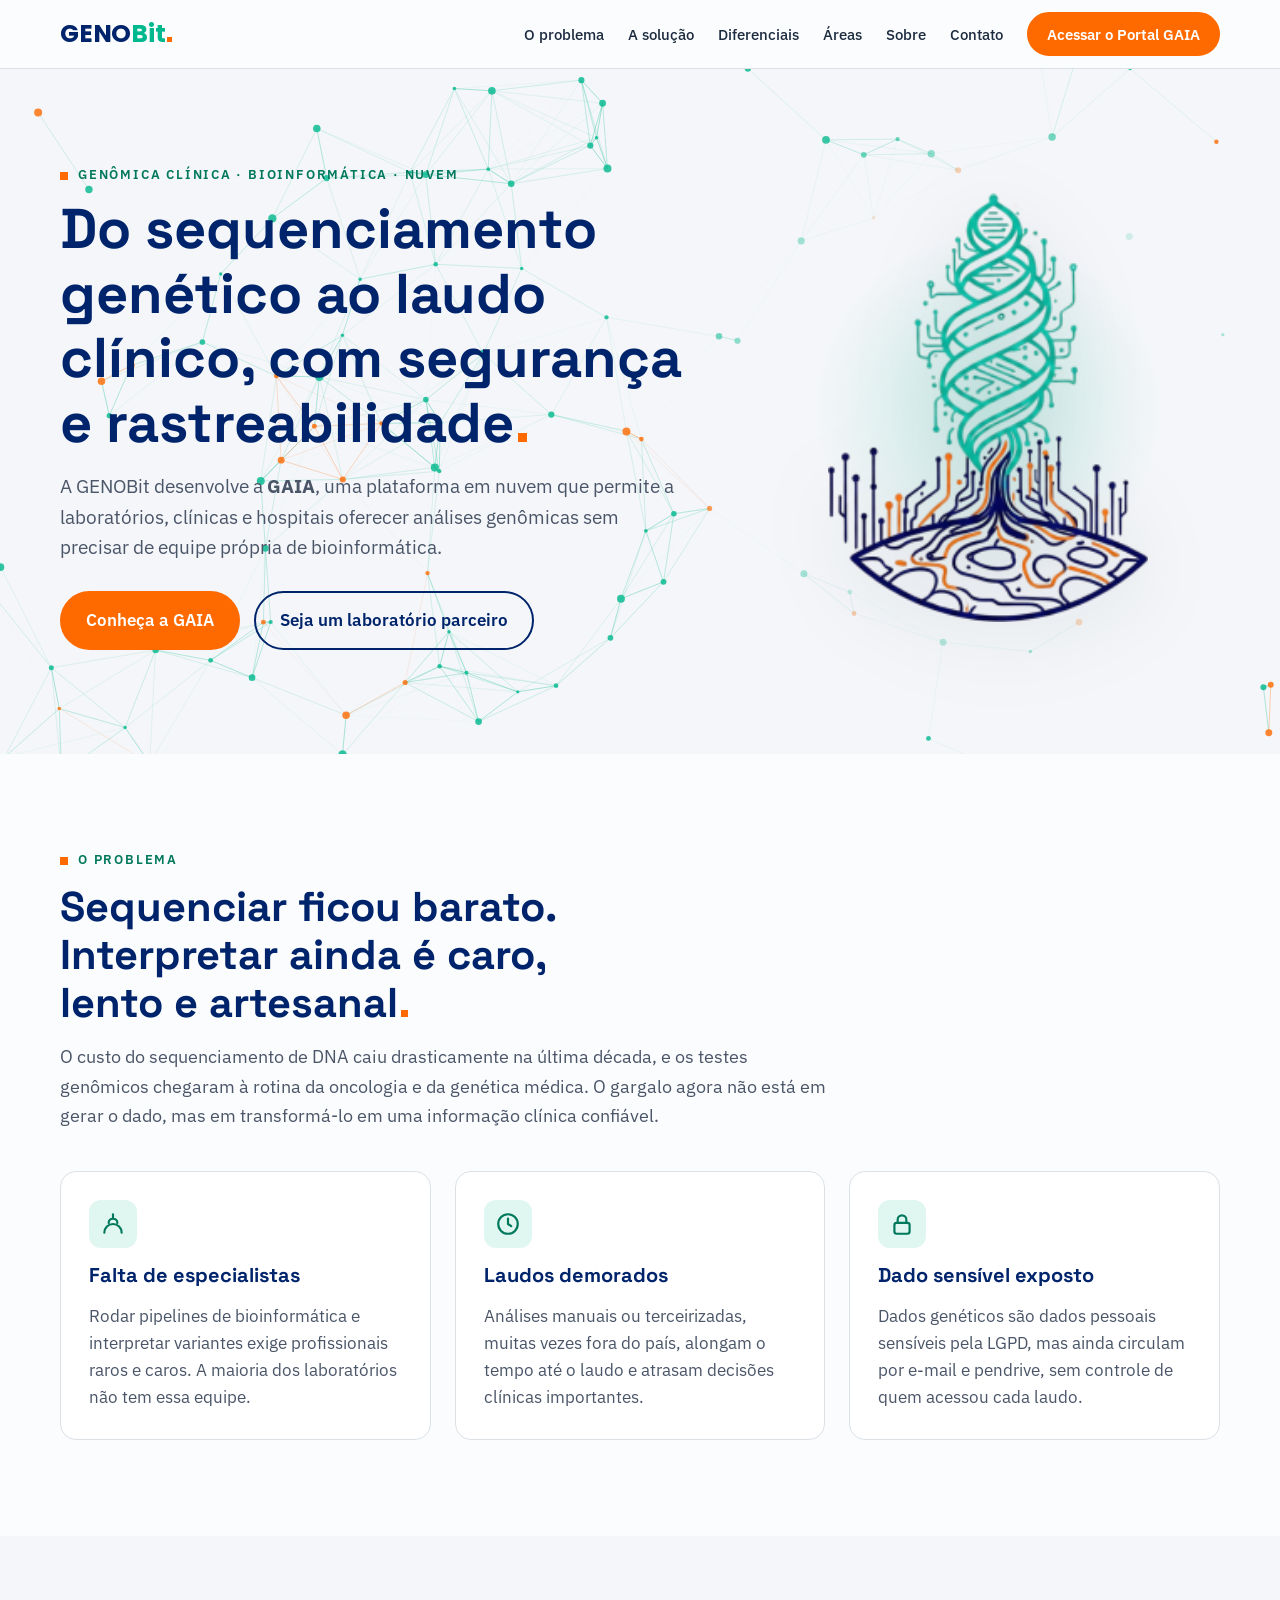
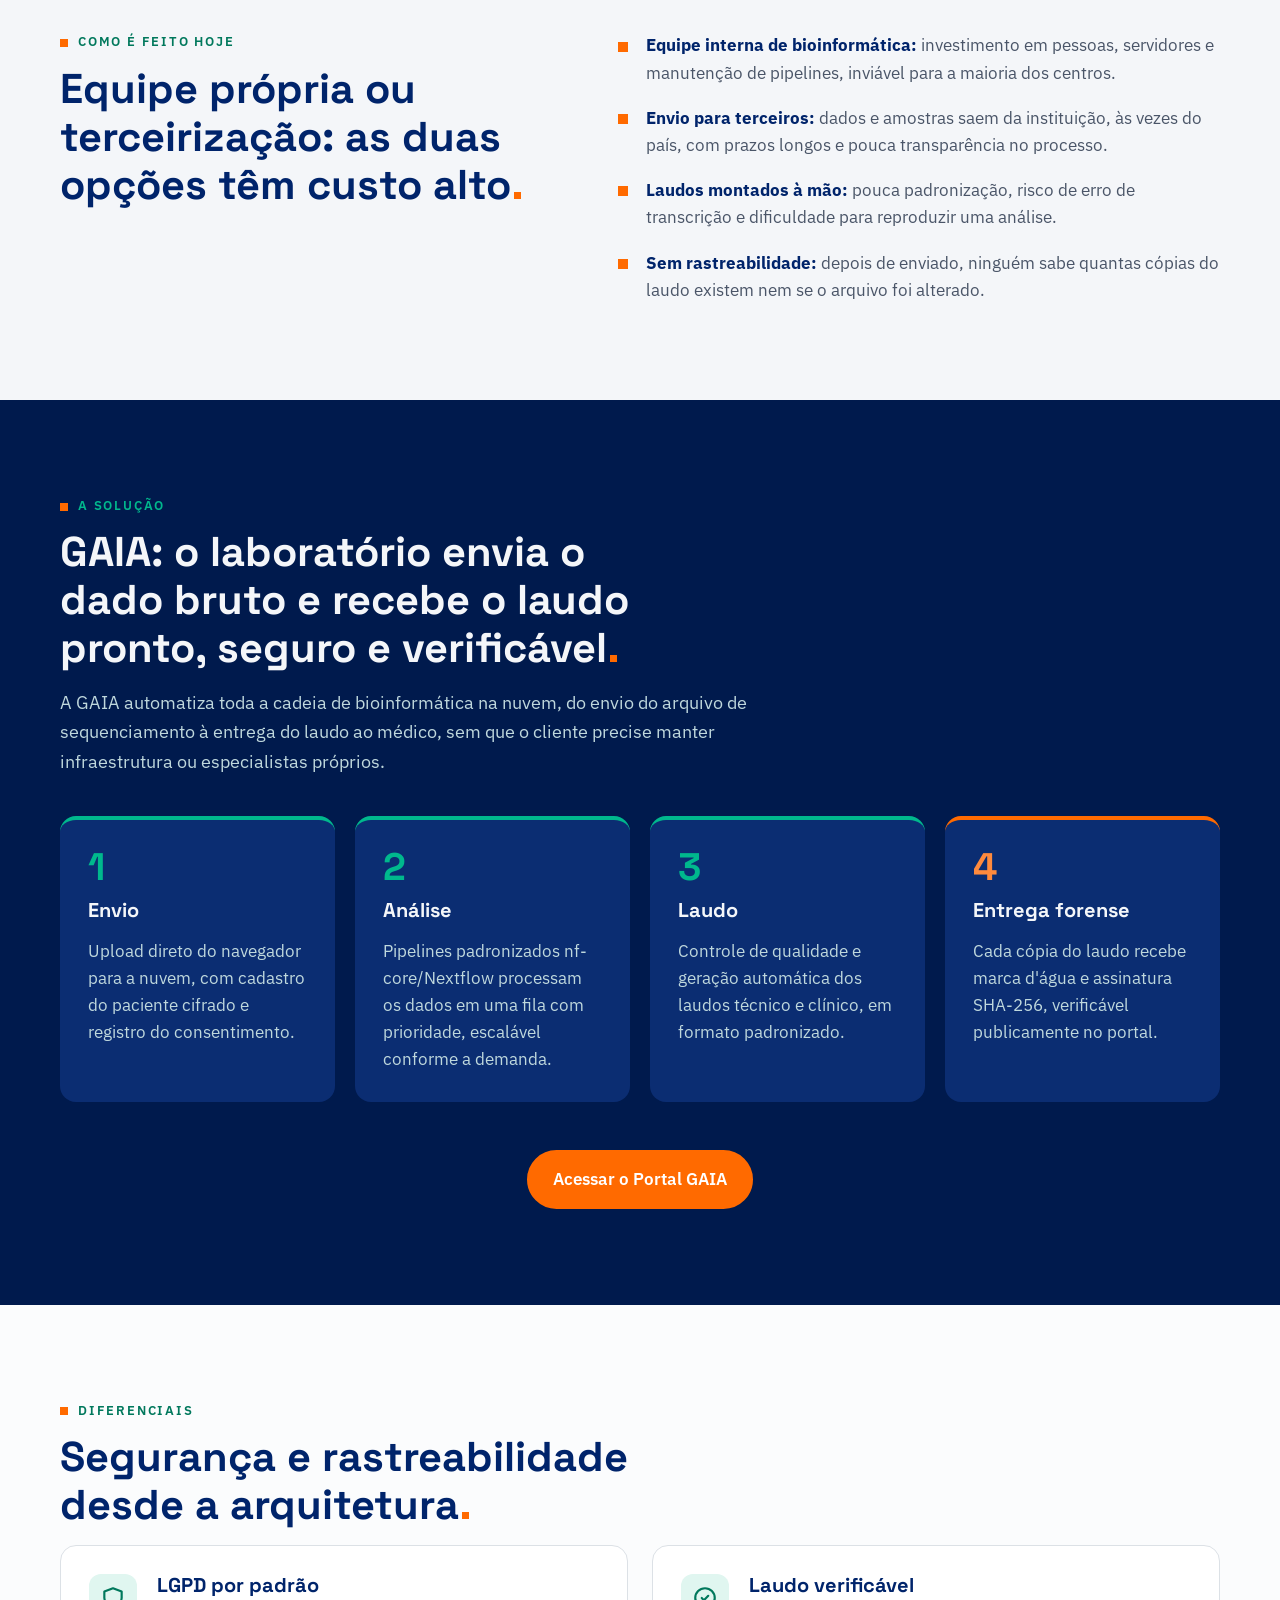
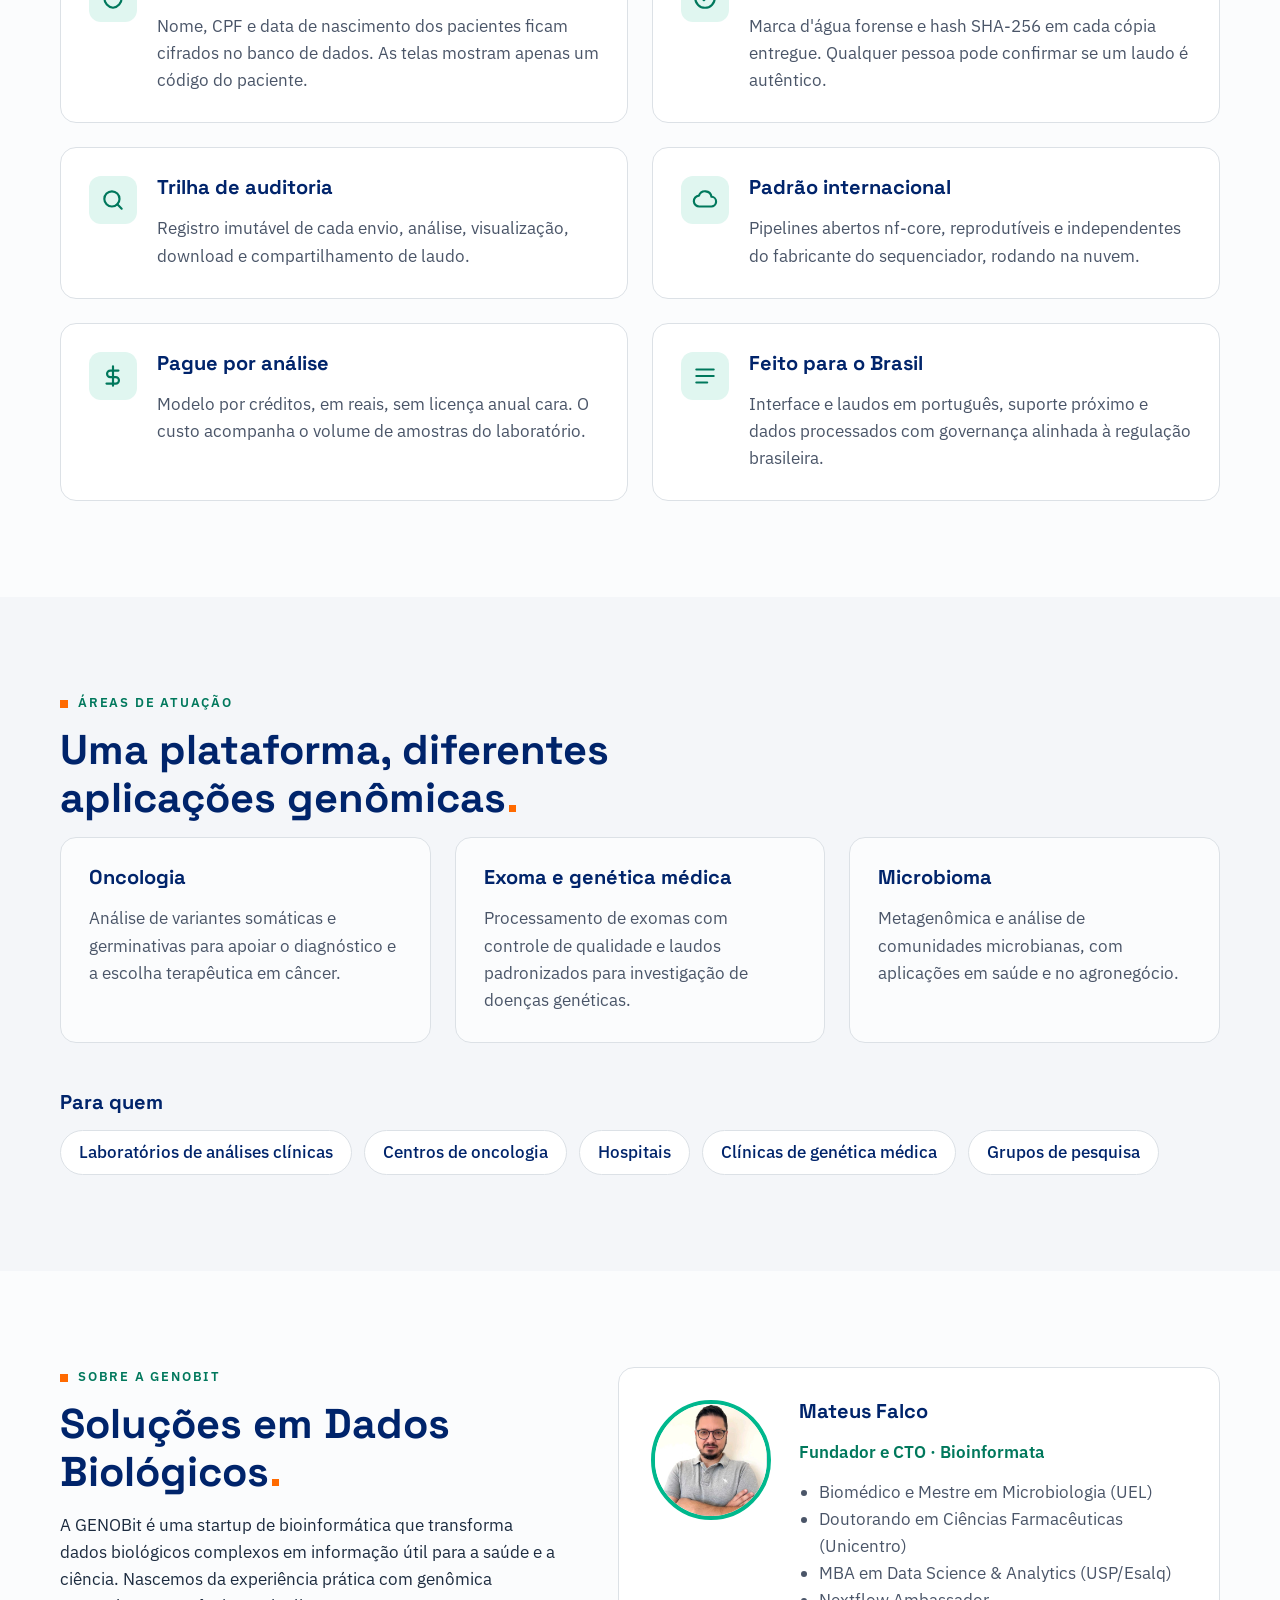
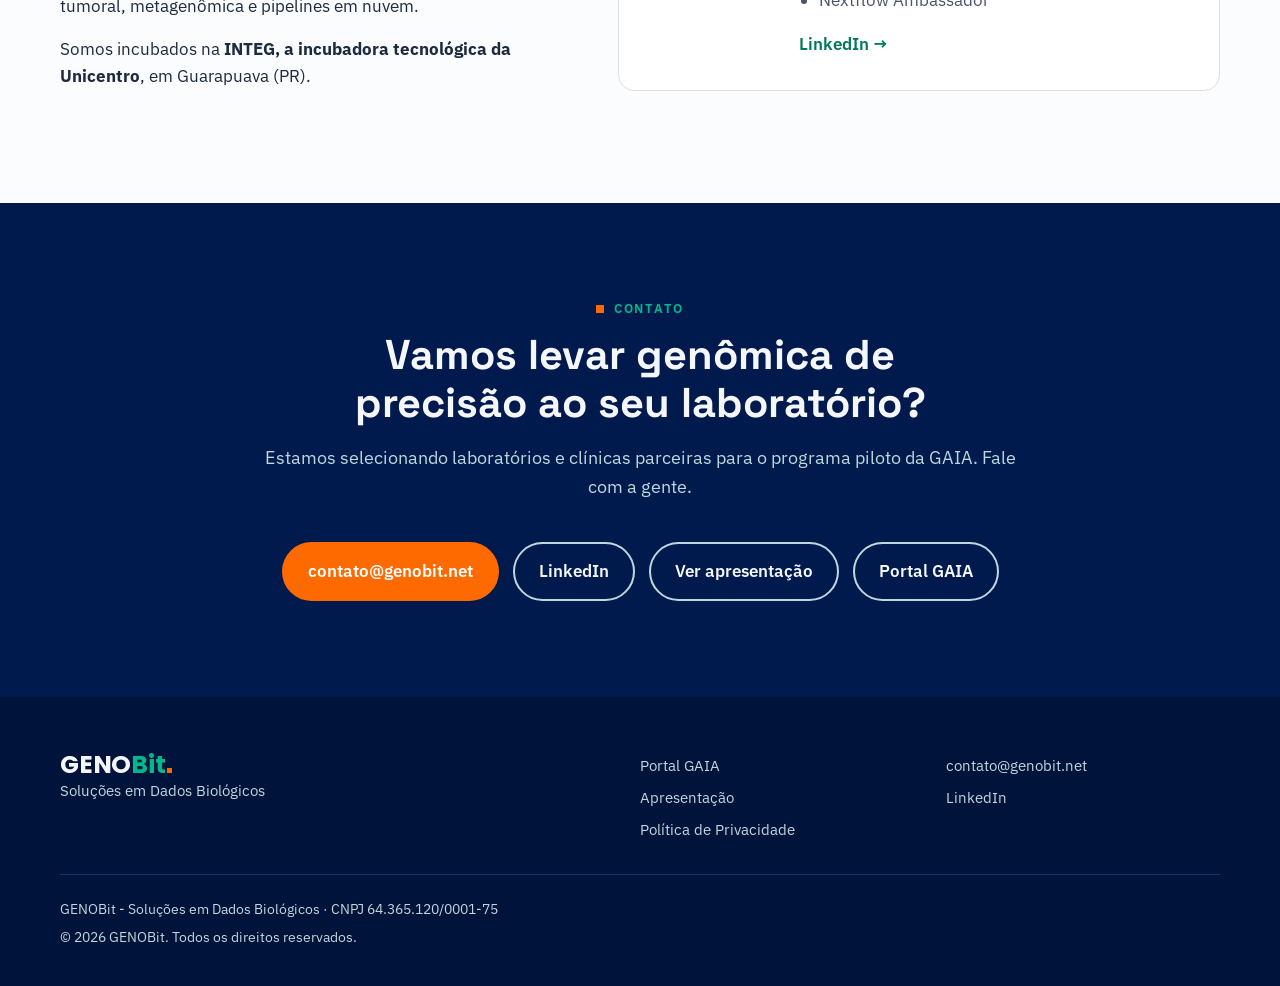
<file: index.html>
<!doctype html>
<html lang="pt-BR">
<head>
<meta charset="utf-8">
<meta name="viewport" content="width=device-width, initial-scale=1">
<title>GENOBit · Soluções em Dados Biológicos</title>
<meta name="description" content="A GENOBit desenvolve a GAIA, plataforma em nuvem que transforma dados de sequenciamento genético em laudos clínicos seguros, rastreáveis e em conformidade com a LGPD.">
<meta property="og:type" content="website">
<meta property="og:title" content="GENOBit · Soluções em Dados Biológicos">
<meta property="og:description" content="Plataforma GAIA: do sequenciamento genético ao laudo clínico, com segurança e rastreabilidade.">
<meta property="og:url" content="https://genobit.net/">
<meta property="og:image" content="https://genobit.net/assets/og.png">
<link rel="canonical" href="https://genobit.net/">
<meta property="og:locale" content="pt_BR">
<meta name="twitter:card" content="summary_large_image">
<link rel="icon" type="image/png" sizes="64x64" href="assets/favicon.png">
<link rel="icon" type="image/png" sizes="512x512" href="assets/icon-512.png">
<link rel="apple-touch-icon" href="assets/apple-touch-icon.png">
<link rel="preconnect" href="https://fonts.googleapis.com">
<link rel="preconnect" href="https://fonts.gstatic.com" crossorigin>
<link href="https://fonts.googleapis.com/css2?family=IBM+Plex+Sans:wght@400;500;600&family=Poppins:wght@700&family=Space+Grotesk:wght@500;700&display=swap" rel="stylesheet">
<link rel="stylesheet" href="assets/style.css">
</head>
<body>

<header class="topo">
  <div class="container topo-linha">
    <a href="#inicio" class="marca" aria-label="GENOBit, início"><span class="logo-texto"><span class="geno">GENO</span><span class="bit">Bit</span><span class="ponto"></span></span></a>
    <input type="checkbox" id="menu-toggle" class="menu-toggle" aria-label="Abrir menu">
    <label for="menu-toggle" class="menu-botao" aria-hidden="true"><span></span></label>
    <nav class="menu">
      <a href="#problema">O problema</a>
      <a href="#solucao">A solução</a>
      <a href="#diferenciais">Diferenciais</a>
      <a href="#areas">Áreas</a>
      <a href="#sobre">Sobre</a>
      <a href="#contato">Contato</a>
      <a href="https://portal.genobit.net" class="botao botao-pequeno">Acessar o Portal GAIA</a>
    </nav>
  </div>
</header>

<main>

<section id="inicio" class="hero">
  <div class="container hero-grade">
    <div>
      <p class="sobretitulo">Genômica clínica · Bioinformática · Nuvem</p>
      <h1>Do sequenciamento genético ao laudo clínico, com segurança e rastreabilidade</h1>
      <p class="hero-texto">A GENOBit desenvolve a <b>GAIA</b>, uma plataforma em nuvem que permite a laboratórios, clínicas e hospitais oferecer análises genômicas sem precisar de equipe própria de bioinformática.</p>
      <div class="hero-botoes">
        <a href="#solucao" class="botao">Conheça a GAIA</a>
        <a href="#contato" class="botao botao-contorno">Seja um laboratório parceiro</a>
      </div>
    </div>
    <div class="hero-arte" aria-hidden="true">
      <img src="assets/logo.png" alt="" width="256" height="256">
    </div>
  </div>
</section>

<section id="problema" class="secao">
  <div class="container">
    <p class="sobretitulo">O problema</p>
    <h2>Sequenciar ficou barato. Interpretar ainda é caro, lento e artesanal</h2>
    <p class="lead">O custo do sequenciamento de DNA caiu drasticamente na última década, e os testes genômicos chegaram à rotina da oncologia e da genética médica. O gargalo agora não está em gerar o dado, mas em transformá-lo em uma informação clínica confiável.</p>
    <div class="cartoes tres">
      <article class="cartao">
        <div class="icone" aria-hidden="true"><svg viewBox="0 0 24 24"><path d="M16 11a4 4 0 1 0-8 0M4 20a8 8 0 0 1 16 0M12 7V3"/></svg></div>
        <h3>Falta de especialistas</h3>
        <p>Rodar pipelines de bioinformática e interpretar variantes exige profissionais raros e caros. A maioria dos laboratórios não tem essa equipe.</p>
      </article>
      <article class="cartao">
        <div class="icone" aria-hidden="true"><svg viewBox="0 0 24 24"><circle cx="12" cy="12" r="9"/><path d="M12 7v5l3 2"/></svg></div>
        <h3>Laudos demorados</h3>
        <p>Análises manuais ou terceirizadas, muitas vezes fora do país, alongam o tempo até o laudo e atrasam decisões clínicas importantes.</p>
      </article>
      <article class="cartao">
        <div class="icone" aria-hidden="true"><svg viewBox="0 0 24 24"><rect x="5" y="11" width="14" height="10" rx="2"/><path d="M8 11V8a4 4 0 0 1 8 0v3"/></svg></div>
        <h3>Dado sensível exposto</h3>
        <p>Dados genéticos são dados pessoais sensíveis pela LGPD, mas ainda circulam por e-mail e pendrive, sem controle de quem acessou cada laudo.</p>
      </article>
    </div>
  </div>
</section>

<section class="secao secao-clara">
  <div class="container duas-colunas">
    <div>
      <p class="sobretitulo">Como é feito hoje</p>
      <h2>Equipe própria ou terceirização: as duas opções têm custo alto</h2>
    </div>
    <ul class="lista-marcada">
      <li><b>Equipe interna de bioinformática:</b> investimento em pessoas, servidores e manutenção de pipelines, inviável para a maioria dos centros.</li>
      <li><b>Envio para terceiros:</b> dados e amostras saem da instituição, às vezes do país, com prazos longos e pouca transparência no processo.</li>
      <li><b>Laudos montados à mão:</b> pouca padronização, risco de erro de transcrição e dificuldade para reproduzir uma análise.</li>
      <li><b>Sem rastreabilidade:</b> depois de enviado, ninguém sabe quantas cópias do laudo existem nem se o arquivo foi alterado.</li>
    </ul>
  </div>
</section>

<section id="solucao" class="secao secao-escura">
  <div class="container">
    <p class="sobretitulo">A solução</p>
    <h2>GAIA: o laboratório envia o dado bruto e recebe o laudo pronto, seguro e verificável</h2>
    <p class="lead">A GAIA automatiza toda a cadeia de bioinformática na nuvem, do envio do arquivo de sequenciamento à entrega do laudo ao médico, sem que o cliente precise manter infraestrutura ou especialistas próprios.</p>
    <ol class="etapas">
      <li>
        <span class="etapa-numero">1</span>
        <h3>Envio</h3>
        <p>Upload direto do navegador para a nuvem, com cadastro do paciente cifrado e registro do consentimento.</p>
      </li>
      <li>
        <span class="etapa-numero">2</span>
        <h3>Análise</h3>
        <p>Pipelines padronizados nf-core/Nextflow processam os dados em uma fila com prioridade, escalável conforme a demanda.</p>
      </li>
      <li>
        <span class="etapa-numero">3</span>
        <h3>Laudo</h3>
        <p>Controle de qualidade e geração automática dos laudos técnico e clínico, em formato padronizado.</p>
      </li>
      <li>
        <span class="etapa-numero laranja">4</span>
        <h3>Entrega forense</h3>
        <p>Cada cópia do laudo recebe marca d'água e assinatura SHA-256, verificável publicamente no portal.</p>
      </li>
    </ol>
    <div class="centro"><a href="https://portal.genobit.net" class="botao">Acessar o Portal GAIA</a></div>
  </div>
</section>

<section id="diferenciais" class="secao">
  <div class="container">
    <p class="sobretitulo">Diferenciais</p>
    <h2>Segurança e rastreabilidade desde a arquitetura</h2>
    <div class="cartoes dois">
      <article class="cartao cartao-linha">
        <div class="icone" aria-hidden="true"><svg viewBox="0 0 24 24"><path d="M12 3l8 3v6c0 4.5-3.4 8.3-8 9-4.6-.7-8-4.5-8-9V6z"/></svg></div>
        <div><h3>LGPD por padrão</h3><p>Nome, CPF e data de nascimento dos pacientes ficam cifrados no banco de dados. As telas mostram apenas um código do paciente.</p></div>
      </article>
      <article class="cartao cartao-linha">
        <div class="icone" aria-hidden="true"><svg viewBox="0 0 24 24"><path d="M9 12l2 2 4-4"/><circle cx="12" cy="12" r="9"/></svg></div>
        <div><h3>Laudo verificável</h3><p>Marca d'água forense e hash SHA-256 em cada cópia entregue. Qualquer pessoa pode confirmar se um laudo é autêntico.</p></div>
      </article>
      <article class="cartao cartao-linha">
        <div class="icone" aria-hidden="true"><svg viewBox="0 0 24 24"><circle cx="11" cy="11" r="7"/><path d="M20 20l-4-4"/></svg></div>
        <div><h3>Trilha de auditoria</h3><p>Registro imutável de cada envio, análise, visualização, download e compartilhamento de laudo.</p></div>
      </article>
      <article class="cartao cartao-linha">
        <div class="icone" aria-hidden="true"><svg viewBox="0 0 24 24"><path d="M7 18a5 5 0 0 1-.6-10A6 6 0 0 1 18 9a4.5 4.5 0 0 1-.5 9z"/></svg></div>
        <div><h3>Padrão internacional</h3><p>Pipelines abertos nf-core, reprodutíveis e independentes do fabricante do sequenciador, rodando na nuvem.</p></div>
      </article>
      <article class="cartao cartao-linha">
        <div class="icone" aria-hidden="true"><svg viewBox="0 0 24 24"><path d="M12 3v18M17 7H9.5a3 3 0 0 0 0 6h5a3 3 0 0 1 0 6H6"/></svg></div>
        <div><h3>Pague por análise</h3><p>Modelo por créditos, em reais, sem licença anual cara. O custo acompanha o volume de amostras do laboratório.</p></div>
      </article>
      <article class="cartao cartao-linha">
        <div class="icone" aria-hidden="true"><svg viewBox="0 0 24 24"><path d="M4 6h16M4 12h16M4 18h10"/></svg></div>
        <div><h3>Feito para o Brasil</h3><p>Interface e laudos em português, suporte próximo e dados processados com governança alinhada à regulação brasileira.</p></div>
      </article>
    </div>
  </div>
</section>

<section id="areas" class="secao secao-clara">
  <div class="container">
    <p class="sobretitulo">Áreas de atuação</p>
    <h2>Uma plataforma, diferentes aplicações genômicas</h2>
    <div class="cartoes tres">
      <article class="cartao">
        <h3>Oncologia</h3>
        <p>Análise de variantes somáticas e germinativas para apoiar o diagnóstico e a escolha terapêutica em câncer.</p>
      </article>
      <article class="cartao">
        <h3>Exoma e genética médica</h3>
        <p>Processamento de exomas com controle de qualidade e laudos padronizados para investigação de doenças genéticas.</p>
      </article>
      <article class="cartao">
        <h3>Microbioma</h3>
        <p>Metagenômica e análise de comunidades microbianas, com aplicações em saúde e no agronegócio.</p>
      </article>
    </div>
    <div class="publico">
      <h3>Para quem</h3>
      <ul class="etiquetas">
        <li>Laboratórios de análises clínicas</li>
        <li>Centros de oncologia</li>
        <li>Hospitais</li>
        <li>Clínicas de genética médica</li>
        <li>Grupos de pesquisa</li>
      </ul>
    </div>
  </div>
</section>

<section id="sobre" class="secao">
  <div class="container duas-colunas">
    <div>
      <p class="sobretitulo">Sobre a GENOBit</p>
      <h2>Soluções em Dados Biológicos</h2>
      <p>A GENOBit é uma startup de bioinformática que transforma dados biológicos complexos em informação útil para a saúde e a ciência. Nascemos da experiência prática com genômica tumoral, metagenômica e pipelines em nuvem.</p>
      <p>Somos incubados na <b>INTEG, a incubadora tecnológica da Unicentro</b>, em Guarapuava (PR).</p>
    </div>
    <article class="fundador">
      <img class="avatar" src="assets/mateus.jpg" alt="Foto de Mateus Falco" width="120" height="120">
      <div>
        <h3>Mateus Falco</h3>
        <p class="cargo">Fundador e CTO · Bioinformata</p>
        <ul>
          <li>Biomédico e Mestre em Microbiologia (UEL)</li>
          <li>Doutorando em Ciências Farmacêuticas (Unicentro)</li>
          <li>MBA em Data Science &amp; Analytics (USP/Esalq)</li>
          <li>Nextflow Ambassador</li>
        </ul>
        <a href="https://www.linkedin.com/in/mateusfalco/" class="link-seta">LinkedIn</a>
      </div>
    </article>
  </div>
</section>

<section id="contato" class="secao secao-escura">
  <div class="container contato">
    <p class="sobretitulo">Contato</p>
    <h2 class="sem-ponto">Vamos levar genômica de precisão ao seu laboratório?</h2>
    <p class="lead">Estamos selecionando laboratórios e clínicas parceiras para o programa piloto da GAIA. Fale com a gente.</p>
    <div class="hero-botoes centro">
      <a href="mailto:contato@genobit.net?subject=Contato%20pelo%20site" class="botao">contato@genobit.net</a>
      <a href="https://www.linkedin.com/in/mateusfalco/" class="botao botao-contorno-claro">LinkedIn</a>
      <a href="https://pitch.genobit.net" class="botao botao-contorno-claro">Ver apresentação</a>
      <a href="https://portal.genobit.net" class="botao botao-contorno-claro">Portal GAIA</a>
    </div>
  </div>
</section>

</main>

<footer class="rodape">
  <div class="container rodape-grade">
    <div>
      <a href="#inicio" class="marca marca-clara" aria-label="GENOBit, início"><span class="logo-texto"><span class="geno">GENO</span><span class="bit">Bit</span><span class="ponto"></span></span></a>
      <p>Soluções em Dados Biológicos</p>
    </div>
    <nav aria-label="Links">
      <a href="https://portal.genobit.net">Portal GAIA</a>
      <a href="https://pitch.genobit.net">Apresentação</a>
      <a href="privacidade.html">Política de Privacidade</a>
    </nav>
    <nav aria-label="Contato e redes sociais">
      <a href="mailto:contato@genobit.net">contato@genobit.net</a>
      <a href="https://www.linkedin.com/in/mateusfalco/">LinkedIn</a>
      <!-- Instagram: preencher quando o perfil existir
      <a href="https://www.instagram.com/USUARIO/">Instagram</a> -->
    </nav>
  </div>
  <div class="container rodape-legal">
    <p>GENOBit - Soluções em Dados Biológicos · CNPJ 64.365.120/0001-75</p>
    <p>© 2026 GENOBit. Todos os direitos reservados.</p>
  </div>
</footer>

<script src="assets/rede.js" defer></script>
</body>
</html>
</file>
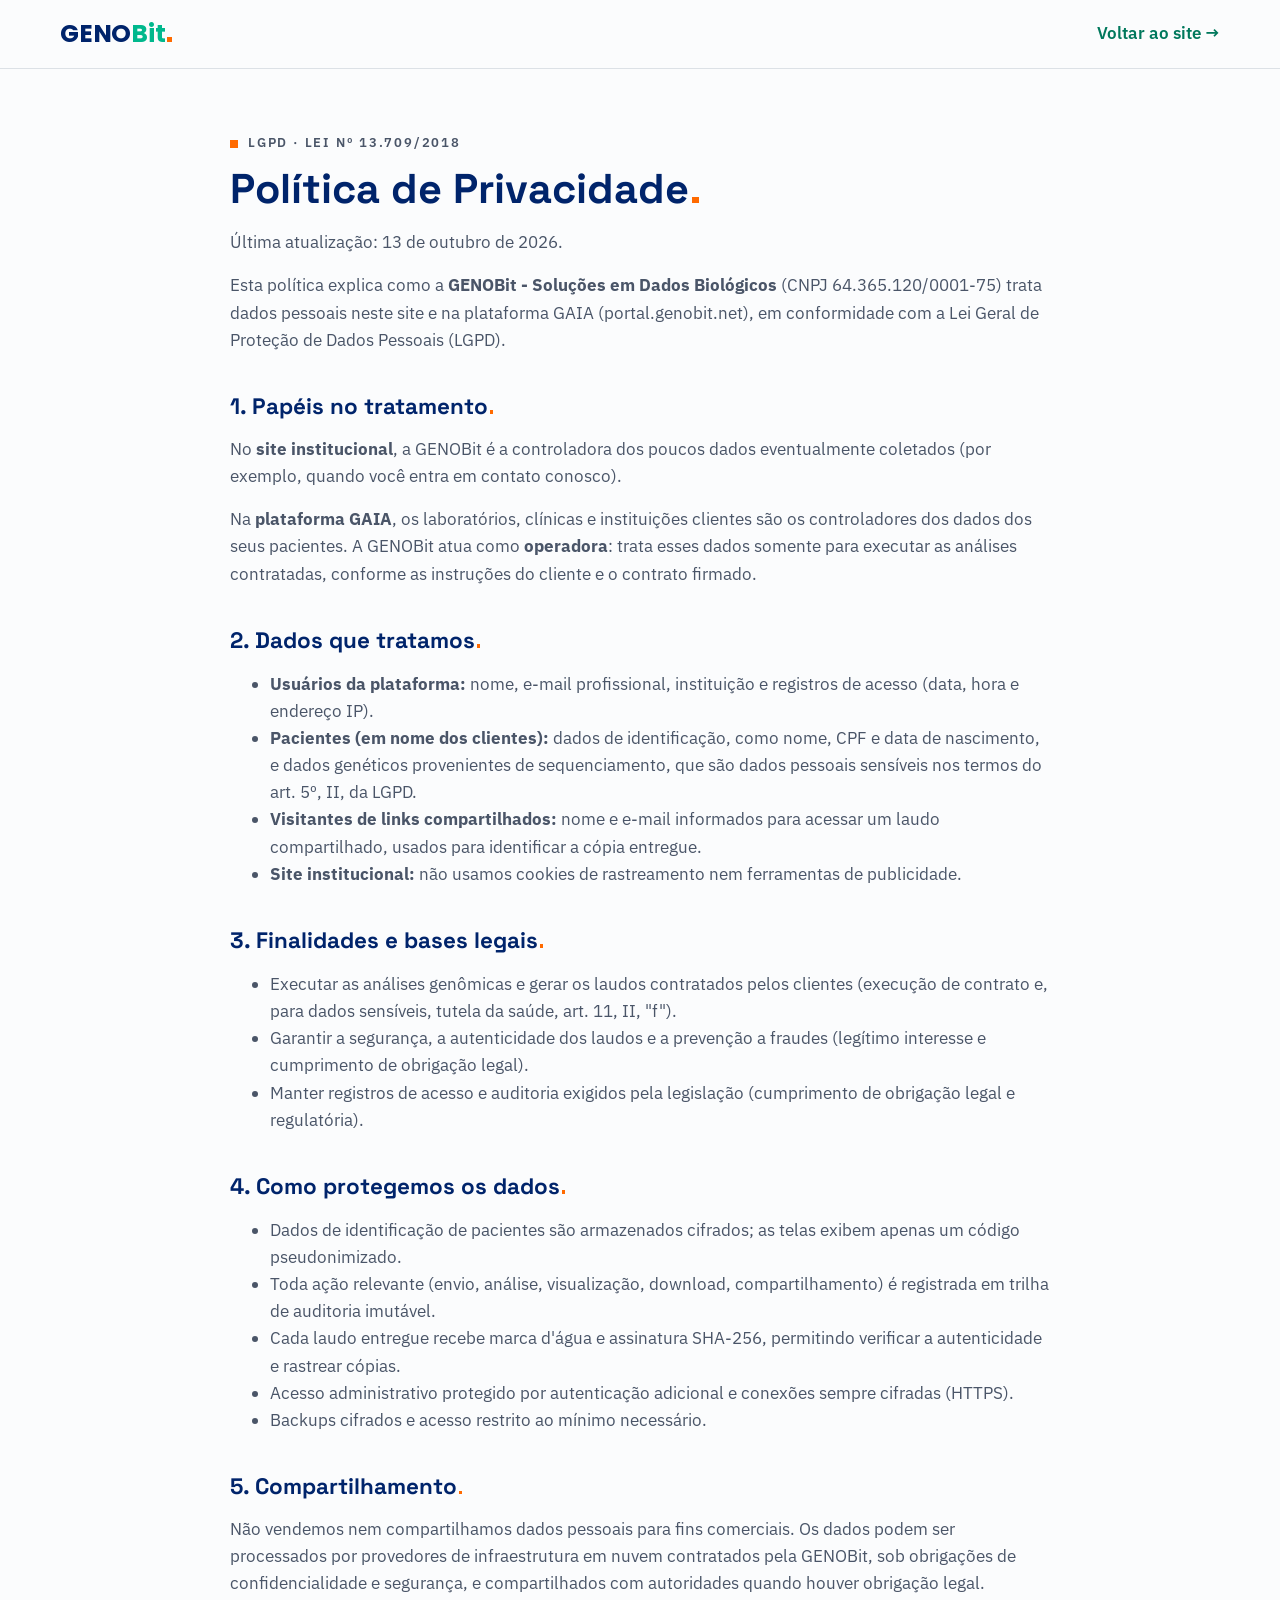
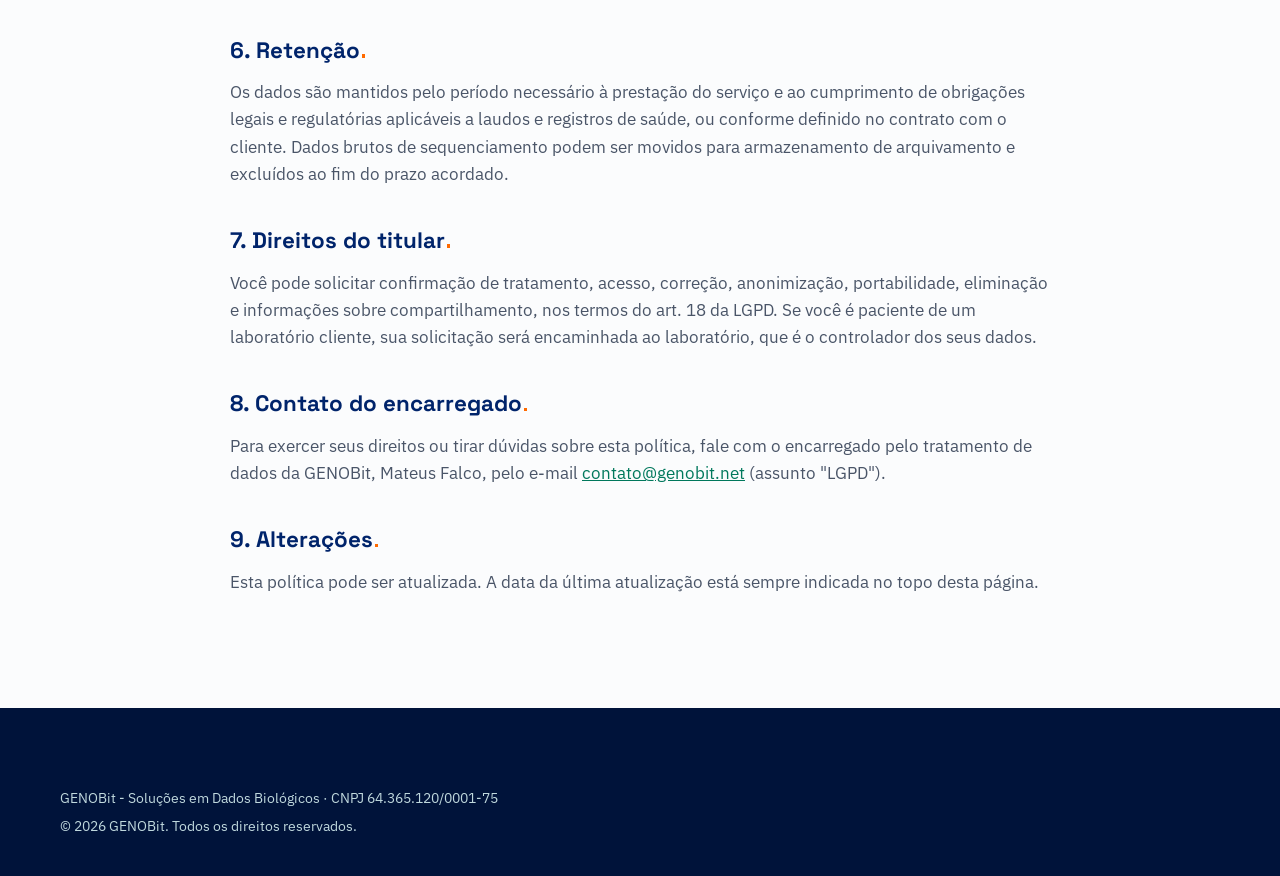
<file: privacidade.html>
<!doctype html>
<html lang="pt-BR">
<head>
<meta charset="utf-8">
<link rel="canonical" href="https://genobit.net/privacidade.html">
<meta name="viewport" content="width=device-width, initial-scale=1">
<title>Política de Privacidade · GENOBit</title>
<meta name="description" content="Como a GENOBit trata dados pessoais, incluindo dados genéticos, em conformidade com a LGPD.">
<link rel="icon" type="image/png" sizes="64x64" href="assets/favicon.png">
<link rel="icon" type="image/png" sizes="512x512" href="assets/icon-512.png">
<link rel="apple-touch-icon" href="assets/apple-touch-icon.png">
<link rel="preconnect" href="https://fonts.googleapis.com">
<link rel="preconnect" href="https://fonts.gstatic.com" crossorigin>
<link href="https://fonts.googleapis.com/css2?family=IBM+Plex+Sans:wght@400;500;600&family=Poppins:wght@700&family=Space+Grotesk:wght@500;700&display=swap" rel="stylesheet">
<link rel="stylesheet" href="assets/style.css">
</head>
<body>

<header class="topo">
  <div class="container topo-linha">
    <a href="index.html" class="marca" aria-label="GENOBit, início"><span class="logo-texto"><span class="geno">GENO</span><span class="bit">Bit</span><span class="ponto"></span></span></a>
    <a href="index.html" class="link-seta">Voltar ao site</a>
  </div>
</header>

<main class="texto-legal">
  <div class="container">
    <p class="sobretitulo">LGPD · Lei nº 13.709/2018</p>
    <h1>Política de Privacidade</h1>
    <p>Última atualização: 13 de outubro de 2026.</p>

    <p>Esta política explica como a <b>GENOBit - Soluções em Dados Biológicos</b> (CNPJ 64.365.120/0001-75) trata dados pessoais neste site e na plataforma GAIA (portal.genobit.net), em conformidade com a Lei Geral de Proteção de Dados Pessoais (LGPD).</p>

    <h2>1. Papéis no tratamento</h2>
    <p>No <b>site institucional</b>, a GENOBit é a controladora dos poucos dados eventualmente coletados (por exemplo, quando você entra em contato conosco).</p>
    <p>Na <b>plataforma GAIA</b>, os laboratórios, clínicas e instituições clientes são os controladores dos dados dos seus pacientes. A GENOBit atua como <b>operadora</b>: trata esses dados somente para executar as análises contratadas, conforme as instruções do cliente e o contrato firmado.</p>

    <h2>2. Dados que tratamos</h2>
    <ul>
      <li><b>Usuários da plataforma:</b> nome, e-mail profissional, instituição e registros de acesso (data, hora e endereço IP).</li>
      <li><b>Pacientes (em nome dos clientes):</b> dados de identificação, como nome, CPF e data de nascimento, e dados genéticos provenientes de sequenciamento, que são dados pessoais sensíveis nos termos do art. 5º, II, da LGPD.</li>
      <li><b>Visitantes de links compartilhados:</b> nome e e-mail informados para acessar um laudo compartilhado, usados para identificar a cópia entregue.</li>
      <li><b>Site institucional:</b> não usamos cookies de rastreamento nem ferramentas de publicidade.</li>
    </ul>

    <h2>3. Finalidades e bases legais</h2>
    <ul>
      <li>Executar as análises genômicas e gerar os laudos contratados pelos clientes (execução de contrato e, para dados sensíveis, tutela da saúde, art. 11, II, "f").</li>
      <li>Garantir a segurança, a autenticidade dos laudos e a prevenção a fraudes (legítimo interesse e cumprimento de obrigação legal).</li>
      <li>Manter registros de acesso e auditoria exigidos pela legislação (cumprimento de obrigação legal e regulatória).</li>
    </ul>

    <h2>4. Como protegemos os dados</h2>
    <ul>
      <li>Dados de identificação de pacientes são armazenados cifrados; as telas exibem apenas um código pseudonimizado.</li>
      <li>Toda ação relevante (envio, análise, visualização, download, compartilhamento) é registrada em trilha de auditoria imutável.</li>
      <li>Cada laudo entregue recebe marca d'água e assinatura SHA-256, permitindo verificar a autenticidade e rastrear cópias.</li>
      <li>Acesso administrativo protegido por autenticação adicional e conexões sempre cifradas (HTTPS).</li>
      <li>Backups cifrados e acesso restrito ao mínimo necessário.</li>
    </ul>

    <h2>5. Compartilhamento</h2>
    <p>Não vendemos nem compartilhamos dados pessoais para fins comerciais. Os dados podem ser processados por provedores de infraestrutura em nuvem contratados pela GENOBit, sob obrigações de confidencialidade e segurança, e compartilhados com autoridades quando houver obrigação legal.</p>

    <h2>6. Retenção</h2>
    <p>Os dados são mantidos pelo período necessário à prestação do serviço e ao cumprimento de obrigações legais e regulatórias aplicáveis a laudos e registros de saúde, ou conforme definido no contrato com o cliente. Dados brutos de sequenciamento podem ser movidos para armazenamento de arquivamento e excluídos ao fim do prazo acordado.</p>

    <h2>7. Direitos do titular</h2>
    <p>Você pode solicitar confirmação de tratamento, acesso, correção, anonimização, portabilidade, eliminação e informações sobre compartilhamento, nos termos do art. 18 da LGPD. Se você é paciente de um laboratório cliente, sua solicitação será encaminhada ao laboratório, que é o controlador dos seus dados.</p>

    <h2>8. Contato do encarregado</h2>
    <p>Para exercer seus direitos ou tirar dúvidas sobre esta política, fale com o encarregado pelo tratamento de dados da GENOBit, Mateus Falco, pelo e-mail <a href="mailto:contato@genobit.net?subject=LGPD">contato@genobit.net</a> (assunto "LGPD").</p>

    <h2>9. Alterações</h2>
    <p>Esta política pode ser atualizada. A data da última atualização está sempre indicada no topo desta página.</p>
  </div>
</main>

<footer class="rodape">
  <div class="container rodape-legal">
    <p>GENOBit - Soluções em Dados Biológicos · CNPJ 64.365.120/0001-75</p>
    <p>© 2026 GENOBit. Todos os direitos reservados.</p>
  </div>
</footer>

</body>
</html>
</file>
<file: assets/style.css>
:root {
  --navy: #00246B;
  --navy-fundo: #001A4D;
  --navy-2: #0B2D72;
  --ciano: #00B88D;
  --ciano-escuro: #00785C;
  --laranja: #FF6A00;
  --laranja-texto: #B84A00;
  --claro: #F4F6F9;
  --branco: #FBFCFD;
  --texto: #1C2B3F;
  --texto-suave: #4A5568;
  --texto-claro: #BFD8DD;
  --borda: #DCE1E6;
  --raio: 16px;
  --largura: 1160px;
}

*, *::before, *::after { box-sizing: border-box; }
html { scroll-behavior: smooth; scroll-padding-top: 80px; }
body {
  margin: 0;
  font-family: 'IBM Plex Sans', Arial, sans-serif;
  font-size: 17px;
  line-height: 1.6;
  color: var(--texto);
  background: var(--branco);
}
img { max-width: 100%; height: auto; }
a { color: var(--ciano-escuro); }
h1, h2, h3 { font-family: 'Space Grotesk', Arial, sans-serif; line-height: 1.15; color: var(--navy); margin: 0 0 16px; }
h1 { font-size: clamp(2.1rem, 4.6vw, 3.5rem); }
h2 { font-size: clamp(1.7rem, 3.4vw, 2.6rem); max-width: 22ch; }
h3 { font-size: 1.25rem; }
h1::after, h2:not(.sem-ponto)::after { content: ""; display: inline-block; width: .16em; height: .16em; background: var(--laranja); margin-left: .08em; }
.sobretitulo::before { content: ""; display: inline-block; width: 8px; height: 8px; background: var(--laranja); margin-right: 10px; vertical-align: middle; }
p { margin: 0 0 16px; }

.container { width: min(var(--largura), 100% - 32px); margin-inline: auto; }
.sobretitulo { font-size: .8rem; font-weight: 600; letter-spacing: .14em; text-transform: uppercase; color: var(--ciano-escuro); margin-bottom: 12px; }
.lead { font-size: 1.15rem; color: var(--texto-suave); max-width: 70ch; margin-bottom: 40px; }
.centro { text-align: center; justify-content: center; }

/* Botões */
.botao {
  display: inline-block; padding: 14px 24px; border-radius: 999px;
  background: var(--laranja); color: #fff; font-weight: 600; text-decoration: none;
  border: 2px solid var(--laranja); transition: transform .15s, background .15s;
}
.botao:hover { transform: translateY(-1px); background: #E85F00; }
.botao-pequeno { padding: 8px 18px; font-size: .95rem; }
.botao-contorno { background: transparent; color: var(--navy); border-color: var(--navy); }
.botao-contorno:hover { background: var(--navy); color: #fff; }
.botao-contorno-claro { background: transparent; color: var(--claro); border-color: var(--texto-claro); }
.botao-contorno-claro:hover { background: var(--claro); color: var(--navy); }

/* Topo */
.topo { position: sticky; top: 0; z-index: 10; background: rgba(251,252,253,.92); backdrop-filter: blur(8px); border-bottom: 1px solid var(--borda); }
.topo-linha { display: flex; align-items: center; justify-content: space-between; height: 68px; }
.marca { display: flex; align-items: center; gap: 10px; text-decoration: none; font-family: 'Space Grotesk', Arial, sans-serif; font-size: 1.4rem; font-weight: 700; color: var(--navy); }
.logo-texto { font-family: 'Poppins', Arial, sans-serif; font-weight: 700; font-size: 1.55rem; letter-spacing: -.01em; line-height: 1; display: inline-flex; align-items: baseline; }
.logo-texto .geno { color: var(--navy); }
.logo-texto .bit { color: var(--ciano); }
.logo-texto .ponto { display: inline-block; width: .2em; height: .2em; background: var(--laranja); margin-left: .06em; }
.marca-clara .geno { color: var(--claro); }
.menu { display: flex; align-items: center; gap: 24px; }
.menu a:not(.botao) { color: var(--texto); text-decoration: none; font-weight: 500; font-size: .95rem; }
.menu a:not(.botao):hover { color: var(--ciano-escuro); }
.menu-toggle, .menu-botao { display: none; }

/* Hero */
.hero { background: var(--claro) url('rede.webp') center / cover no-repeat; padding: 96px 0 104px; }
.hero-grade { display: grid; grid-template-columns: 1.4fr 1fr; gap: 48px; align-items: center; }
.hero-texto { font-size: 1.2rem; color: var(--texto-suave); max-width: 56ch; }
.hero-botoes { display: flex; flex-wrap: wrap; gap: 14px; margin-top: 28px; }
.hero-arte { display: flex; justify-content: center; }
.hero-arte img { width: min(320px, 70%); filter: drop-shadow(0 18px 40px rgba(10,25,49,.15)); position: relative; }
.hero { position: relative; overflow: hidden; }
.hero > .container { position: relative; z-index: 1; }
.hero.com-rede { background-image: none; }
.hero-rede { position: absolute; inset: 0; pointer-events: none; }
.hero-arte { position: relative; }
.hero-arte::before { content: ""; position: absolute; left: 50%; top: 50%; width: min(360px, 80%); aspect-ratio: 1; border-radius: 50%; background: radial-gradient(circle, rgba(0,184,141,.22) 0%, rgba(0,184,141,0) 68%); transform: translate(-50%, -50%); opacity: .8; }

/* Seções */
.secao { padding: 96px 0; }
.secao-clara { background: var(--claro); }
.secao-escura { background: var(--navy-fundo); color: var(--claro); }
.secao-escura h2, .secao-escura h3 { color: var(--claro); }
.secao-escura .sobretitulo { color: var(--ciano); }
.secao-escura .lead, .secao-escura p { color: var(--texto-claro); }

.cartoes { display: grid; gap: 24px; }
.cartoes.tres { grid-template-columns: repeat(3, 1fr); }
.cartoes.dois { grid-template-columns: repeat(2, 1fr); }
.cartao { background: #fff; border: 1px solid var(--borda); border-radius: var(--raio); padding: 28px; }
.secao-clara .cartao { background: var(--branco); }
.cartao p { color: var(--texto-suave); margin: 0; }
.cartao-linha { display: flex; gap: 20px; align-items: flex-start; }
.icone { flex: none; width: 48px; height: 48px; border-radius: 12px; background: #E0F6F0; display: grid; place-items: center; margin-bottom: 16px; }
.cartao-linha .icone { margin-bottom: 0; }
.icone svg { width: 26px; height: 26px; fill: none; stroke: var(--ciano-escuro); stroke-width: 2; stroke-linecap: round; stroke-linejoin: round; }

.duas-colunas { display: grid; grid-template-columns: 1fr 1.2fr; gap: 56px; align-items: start; }
.lista-marcada { list-style: none; margin: 0; padding: 0; display: grid; gap: 18px; }
.lista-marcada li { padding-left: 28px; position: relative; color: var(--texto-suave); }
.lista-marcada li::before { content: ""; position: absolute; left: 0; top: .55em; width: 10px; height: 10px; background: var(--laranja); }
.lista-marcada b { color: var(--navy); }

/* Etapas */
.etapas { list-style: none; padding: 0; margin: 0 0 48px; display: grid; grid-template-columns: repeat(4, 1fr); gap: 20px; }
.etapas li { background: var(--navy-2); border-radius: var(--raio); padding: 28px; border-top: 4px solid var(--ciano); }
.etapas li:last-child { border-top-color: var(--laranja); }
.etapa-numero { display: block; font-family: 'Space Grotesk', Arial, sans-serif; font-size: 2.4rem; font-weight: 700; color: var(--ciano); line-height: 1; margin-bottom: 12px; }
.etapa-numero.laranja { color: #FF8A3D; }
.etapas p { margin: 0; }

/* Público */
.publico { margin-top: 48px; }
.etiquetas { list-style: none; padding: 0; margin: 0; display: flex; flex-wrap: wrap; gap: 12px; }
.etiquetas li { background: #fff; border: 1px solid var(--borda); border-radius: 999px; padding: 8px 18px; font-weight: 500; color: var(--navy); }

/* Fundador */
.fundador { display: flex; gap: 28px; background: #fff; border: 1px solid var(--borda); border-radius: var(--raio); padding: 32px; }
.avatar { flex: none; width: 120px; height: 120px; border-radius: 50%; object-fit: cover; border: 4px solid var(--ciano); }
.cargo { color: var(--ciano-escuro); font-weight: 600; margin-bottom: 12px; }
.fundador ul { margin: 0 0 16px; padding-left: 20px; color: var(--texto-suave); }
.link-seta { font-weight: 600; text-decoration: none; }
.link-seta::after { content: " →"; }

.contato { text-align: center; }
.contato h2, .contato .lead { margin-inline: auto; }

/* Rodapé */
.rodape { background: #00133A; color: var(--texto-claro); padding: 56px 0 32px; font-size: .95rem; }
.rodape-grade { display: grid; grid-template-columns: 2fr 1fr 1fr; gap: 32px; padding-bottom: 32px; border-bottom: 1px solid #16336E; }
.rodape nav { display: flex; flex-direction: column; gap: 8px; }
.rodape a { color: var(--texto-claro); text-decoration: none; }
.rodape a:hover { color: var(--ciano); }
.rodape-legal { padding-top: 24px; font-size: .85rem; }
.rodape-legal p { margin: 0 0 6px; }

/* Página de texto (privacidade) */
.texto-legal { padding: 64px 0 96px; }
.texto-legal .container { max-width: 820px; }
.texto-legal h1 { font-size: clamp(1.9rem, 4vw, 2.6rem); }
.texto-legal h2 { font-size: 1.4rem; max-width: none; margin-top: 40px; }
.texto-legal p, .texto-legal li { color: var(--texto-suave); }

@media (max-width: 960px) {
  .hero-grade, .duas-colunas { grid-template-columns: 1fr; }
  .hero-arte { display: none; }
  .cartoes.tres, .etapas { grid-template-columns: repeat(2, 1fr); }
  .menu-botao { display: block; width: 32px; height: 32px; cursor: pointer; position: relative; }
  .menu-botao span, .menu-botao span::before, .menu-botao span::after { position: absolute; left: 4px; width: 24px; height: 2px; background: var(--navy); content: ""; }
  .menu-botao span { top: 15px; }
  .menu-botao span::before { top: -7px; left: 0; }
  .menu-botao span::after { top: 7px; left: 0; }
  .menu { display: none; position: absolute; top: 68px; left: 0; right: 0; flex-direction: column; align-items: flex-start; gap: 18px; padding: 24px 16px; background: var(--branco); border-bottom: 1px solid var(--borda); }
  .menu-toggle:checked ~ .menu { display: flex; }
}
@media (max-width: 640px) {
  body { font-size: 16px; }
  .secao { padding: 64px 0; }
  .hero { padding: 64px 0 72px; }
  .cartoes.tres, .cartoes.dois, .etapas { grid-template-columns: 1fr; }
  .fundador { flex-direction: column; }
  .rodape-grade { grid-template-columns: 1fr; }
}
</file>
